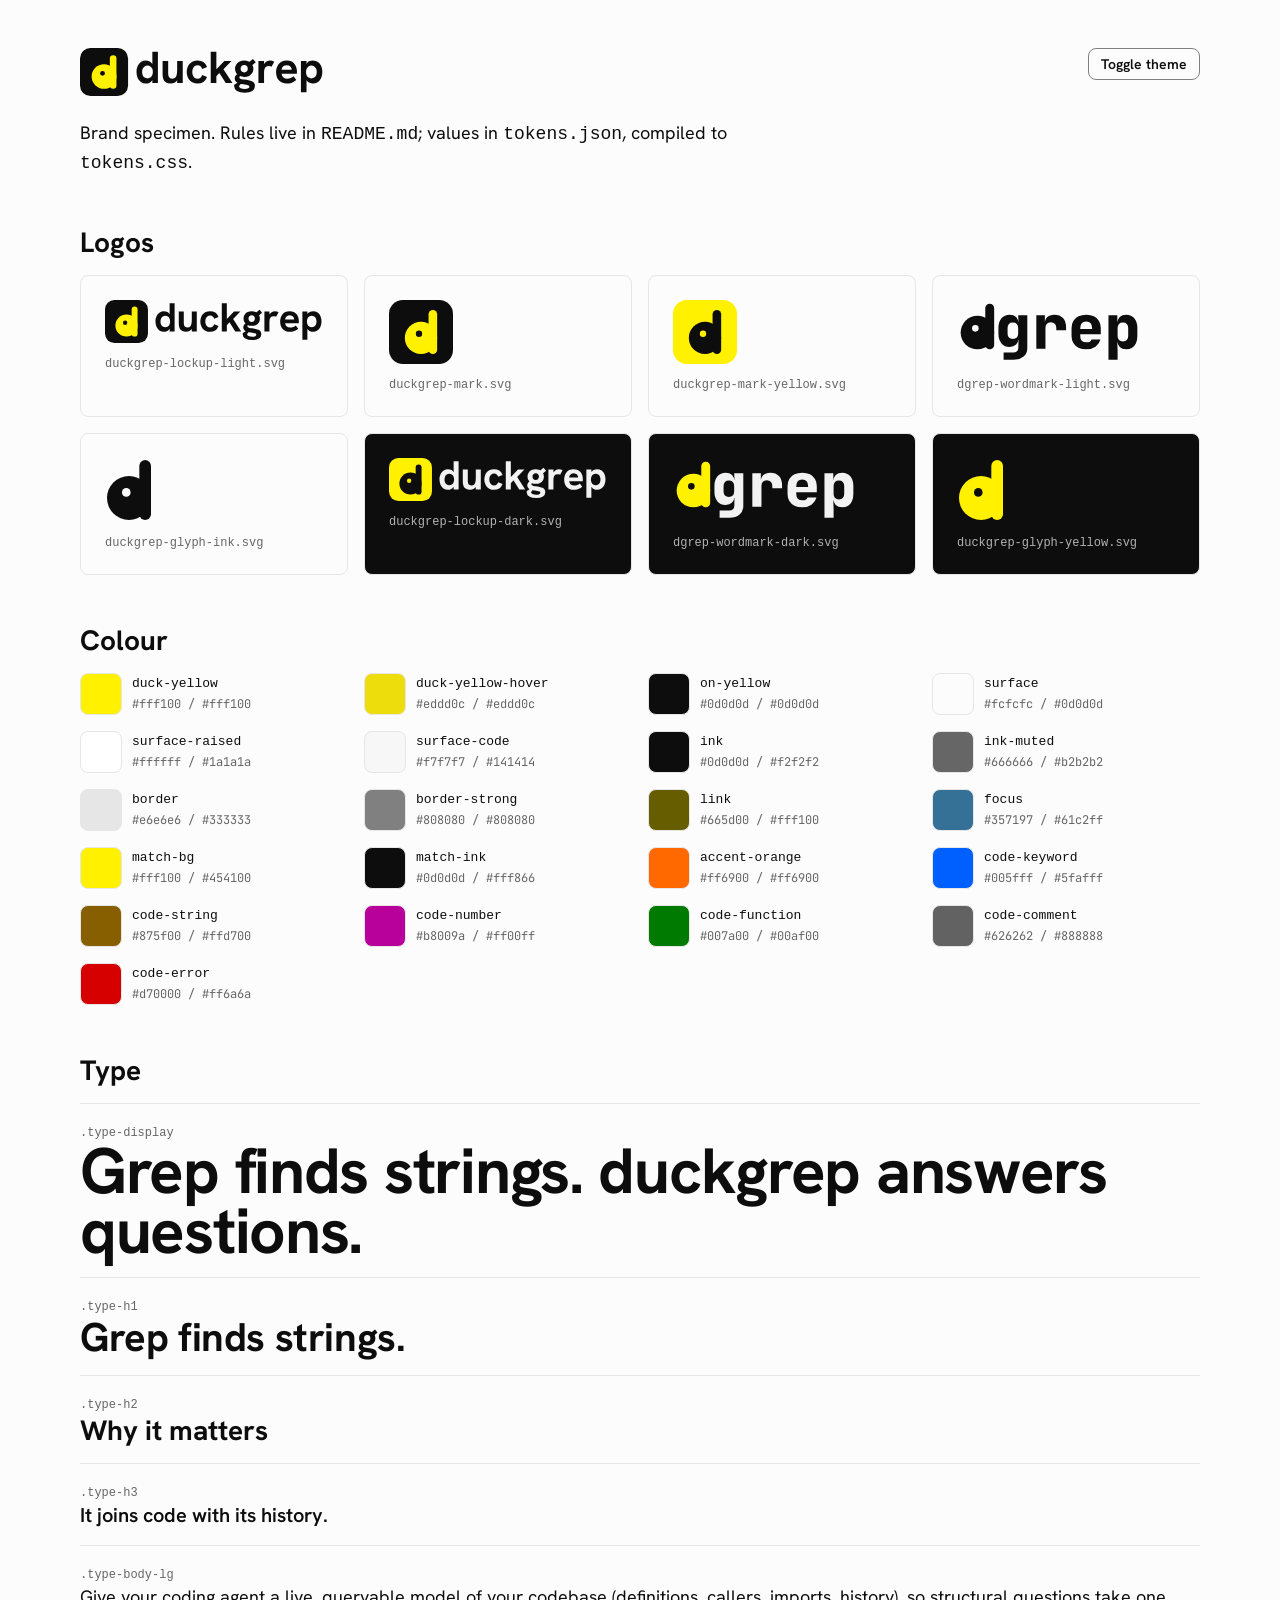
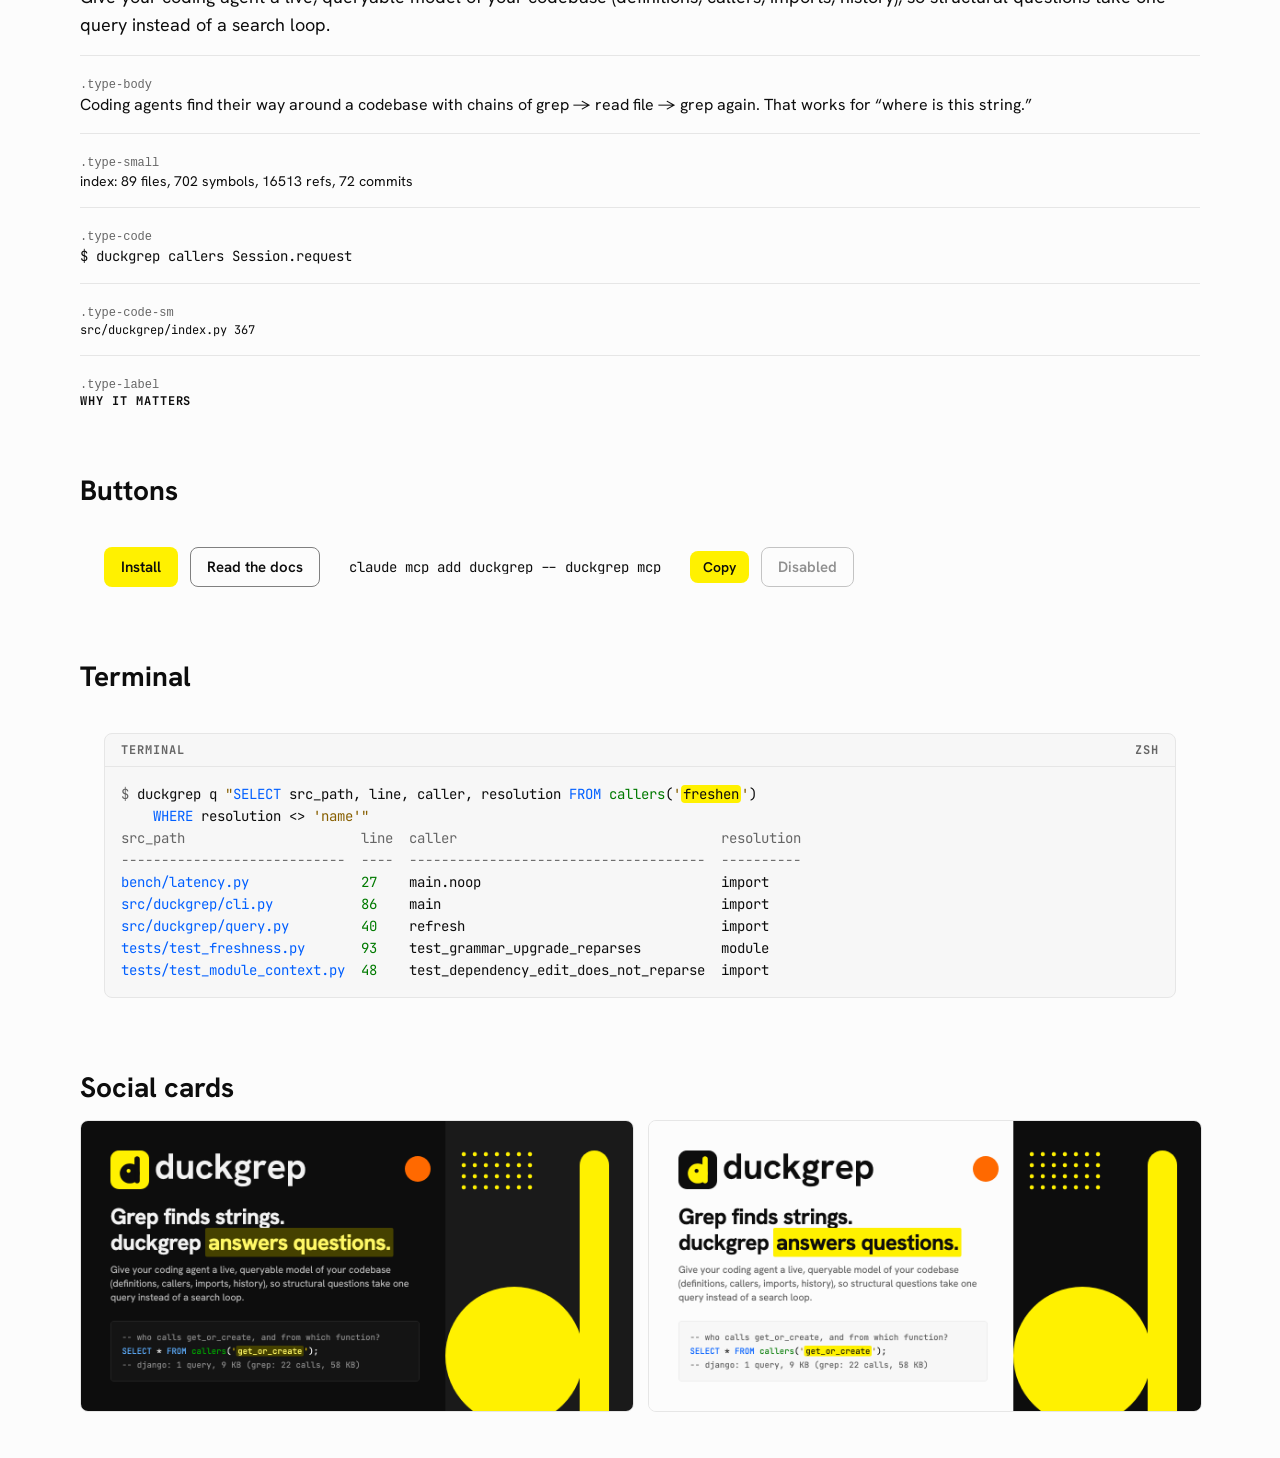
<file: brand/index.html>
<!doctype html>
<html lang="en"><head><meta charset="utf-8"><meta name="viewport" content="width=device-width,initial-scale=1">
<title>duckgrep brand</title>
<link rel="icon" href="favicons/favicon.svg" type="image/svg+xml">
<link rel="stylesheet" href="tokens.css"><link rel="stylesheet" href="components.css">
<style>
body{margin:0;background:var(--surface);color:var(--ink);font-family:var(--font-sans)}
main{max-width:1120px;margin:0 auto;padding:var(--space-6) var(--space-4)}
section{margin-top:var(--space-6)} h2{margin:0 0 var(--space-3)}
.grid{display:grid;grid-template-columns:repeat(auto-fill,minmax(240px,1fr));gap:var(--space-3)}
.sw{display:grid;grid-template-columns:40px 1fr;column-gap:12px;align-items:center;font-size:13px}
.sw .chip{grid-row:span 2;width:40px;height:40px;border-radius:var(--radius-md);border:1px solid var(--border)}
.sw span{color:var(--ink-muted);font-family:var(--font-mono);font-size:12px}
.ty{padding:var(--space-3) 0;border-top:1px solid var(--border)} .ty code{color:var(--ink-muted);font-size:12px}
figure{margin:0;padding:var(--space-4);border-radius:var(--radius-md);border:1px solid var(--border)}
figure.lt{background:#fcfcfc} figure.dk{background:#0d0d0d} figure.dk figcaption{color:#b2b2b2}
figure img{max-width:100%;height:auto;max-height:64px;display:block}
figcaption{margin-top:12px;font-size:12px;color:#666}
.social img{width:100%;border-radius:var(--radius-md);border:1px solid var(--border)}
.toggle{float:right}
</style></head>
<body><main>
<button class="dg-btn dg-btn--secondary dg-btn--sm toggle" onclick="var r=document.documentElement;r.dataset.theme=(r.dataset.theme==='dark'||(!r.dataset.theme&&matchMedia('(prefers-color-scheme: dark)').matches))?'light':'dark'">Toggle theme</button>
<img src="logos/duckgrep-lockup-light.svg" alt="duckgrep" height="48" id="lockup">
<p class="type-body-lg" style="max-width:68ch">Brand specimen. Rules live in <code>README.md</code>; values in <code>tokens.json</code>, compiled to <code>tokens.css</code>.</p>
<section><h2 class="type-h2">Logos</h2><div class="grid"><figure class="lt"><img src="logos/duckgrep-lockup-light.svg" alt="" height="64"><figcaption><code>duckgrep-lockup-light.svg</code></figcaption></figure><figure class="lt"><img src="logos/duckgrep-mark.svg" alt="" height="64"><figcaption><code>duckgrep-mark.svg</code></figcaption></figure><figure class="lt"><img src="logos/duckgrep-mark-yellow.svg" alt="" height="64"><figcaption><code>duckgrep-mark-yellow.svg</code></figcaption></figure><figure class="lt"><img src="logos/dgrep-wordmark-light.svg" alt="" height="64"><figcaption><code>dgrep-wordmark-light.svg</code></figcaption></figure><figure class="lt"><img src="logos/duckgrep-glyph-ink.svg" alt="" height="64"><figcaption><code>duckgrep-glyph-ink.svg</code></figcaption></figure><figure class="dk"><img src="logos/duckgrep-lockup-dark.svg" alt="" height="64"><figcaption><code>duckgrep-lockup-dark.svg</code></figcaption></figure><figure class="dk"><img src="logos/dgrep-wordmark-dark.svg" alt="" height="64"><figcaption><code>dgrep-wordmark-dark.svg</code></figcaption></figure><figure class="dk"><img src="logos/duckgrep-glyph-yellow.svg" alt="" height="64"><figcaption><code>duckgrep-glyph-yellow.svg</code></figcaption></figure></div></section>
<section><h2 class="type-h2">Colour</h2><div class="grid"><div class="sw"><div class="chip" style="background:var(--duck-yellow)"></div><code>duck-yellow</code><span>#fff100 / #fff100</span></div><div class="sw"><div class="chip" style="background:var(--duck-yellow-hover)"></div><code>duck-yellow-hover</code><span>#eddd0c / #eddd0c</span></div><div class="sw"><div class="chip" style="background:var(--on-yellow)"></div><code>on-yellow</code><span>#0d0d0d / #0d0d0d</span></div><div class="sw"><div class="chip" style="background:var(--surface)"></div><code>surface</code><span>#fcfcfc / #0d0d0d</span></div><div class="sw"><div class="chip" style="background:var(--surface-raised)"></div><code>surface-raised</code><span>#ffffff / #1a1a1a</span></div><div class="sw"><div class="chip" style="background:var(--surface-code)"></div><code>surface-code</code><span>#f7f7f7 / #141414</span></div><div class="sw"><div class="chip" style="background:var(--ink)"></div><code>ink</code><span>#0d0d0d / #f2f2f2</span></div><div class="sw"><div class="chip" style="background:var(--ink-muted)"></div><code>ink-muted</code><span>#666666 / #b2b2b2</span></div><div class="sw"><div class="chip" style="background:var(--border)"></div><code>border</code><span>#e6e6e6 / #333333</span></div><div class="sw"><div class="chip" style="background:var(--border-strong)"></div><code>border-strong</code><span>#808080 / #808080</span></div><div class="sw"><div class="chip" style="background:var(--link)"></div><code>link</code><span>#665d00 / #fff100</span></div><div class="sw"><div class="chip" style="background:var(--focus)"></div><code>focus</code><span>#357197 / #61c2ff</span></div><div class="sw"><div class="chip" style="background:var(--match-bg)"></div><code>match-bg</code><span>#fff100 / #454100</span></div><div class="sw"><div class="chip" style="background:var(--match-ink)"></div><code>match-ink</code><span>#0d0d0d / #fff866</span></div><div class="sw"><div class="chip" style="background:var(--accent-orange)"></div><code>accent-orange</code><span>#ff6900 / #ff6900</span></div><div class="sw"><div class="chip" style="background:var(--code-keyword)"></div><code>code-keyword</code><span>#005fff / #5fafff</span></div><div class="sw"><div class="chip" style="background:var(--code-string)"></div><code>code-string</code><span>#875f00 / #ffd700</span></div><div class="sw"><div class="chip" style="background:var(--code-number)"></div><code>code-number</code><span>#b8009a / #ff00ff</span></div><div class="sw"><div class="chip" style="background:var(--code-function)"></div><code>code-function</code><span>#007a00 / #00af00</span></div><div class="sw"><div class="chip" style="background:var(--code-comment)"></div><code>code-comment</code><span>#626262 / #888888</span></div><div class="sw"><div class="chip" style="background:var(--code-error)"></div><code>code-error</code><span>#d70000 / #ff6a6a</span></div></div></section>
<section><h2 class="type-h2">Type</h2><div class="ty"><code>.type-display</code><div class="type-display">Grep finds strings. duckgrep answers questions.</div></div><div class="ty"><code>.type-h1</code><div class="type-h1">Grep finds strings.</div></div><div class="ty"><code>.type-h2</code><div class="type-h2">Why it matters</div></div><div class="ty"><code>.type-h3</code><div class="type-h3">It joins code with its history.</div></div><div class="ty"><code>.type-body-lg</code><div class="type-body-lg">Give your coding agent a live, queryable model of your codebase (definitions, callers, imports, history), so structural questions take one query instead of a search loop.</div></div><div class="ty"><code>.type-body</code><div class="type-body">Coding agents find their way around a codebase with chains of grep → read file → grep again. That works for “where is this string.”</div></div><div class="ty"><code>.type-small</code><div class="type-small">index: 89 files, 702 symbols, 16513 refs, 72 commits</div></div><div class="ty"><code>.type-code</code><div class="type-code">$ duckgrep callers Session.request</div></div><div class="ty"><code>.type-code-sm</code><div class="type-code-sm">src/duckgrep/index.py  367</div></div><div class="ty"><code>.type-label</code><div class="type-label">WHY IT MATTERS</div></div></section>
<section><h2 class="type-h2">Buttons</h2><div style="display:flex;flex-wrap:wrap;gap:12px;align-items:center;padding:24px;background:var(--surface);font-family:var(--font-sans)">
  <a class="dg-btn dg-btn--primary" href="#">Install</a>
  <a class="dg-btn dg-btn--secondary" href="#">Read the docs</a>
  <button class="dg-btn dg-btn--ghost"><code>claude mcp add duckgrep -- duckgrep mcp</code></button>
  <button class="dg-btn dg-btn--primary dg-btn--sm">Copy</button>
  <button class="dg-btn dg-btn--secondary" disabled>Disabled</button>
</div>
</section>
<section><h2 class="type-h2">Terminal</h2><div style="padding:24px;background:var(--surface)">
<pre class="dg-term"><div class="dg-term__bar"><span>terminal</span><span>zsh</span></div><span class="prompt">$</span> duckgrep q <span class="str">"</span><span class="kw">SELECT</span> src_path, line, caller, resolution <span class="kw">FROM</span> <span class="fn">callers</span>(<span class="str">'</span><span class="dg-match">freshen</span><span class="str">'</span>)
    <span class="kw">WHERE</span> resolution &lt;&gt; <span class="str">'name'"</span>
<span class="ctx">src_path                      line  caller                                 resolution
----------------------------  ----  -------------------------------------  ----------</span>
<span class="path">bench/latency.py</span>              <span class="ln">27</span>    main.noop                              import
<span class="path">src/duckgrep/cli.py</span>           <span class="ln">86</span>    main                                   import
<span class="path">src/duckgrep/query.py</span>         <span class="ln">40</span>    refresh                                import
<span class="path">tests/test_freshness.py</span>       <span class="ln">93</span>    test_grammar_upgrade_reparses          module
<span class="path">tests/test_module_context.py</span>  <span class="ln">48</span>    test_dependency_edit_does_not_reparse  import</pre>
</div>
</section>
<section class="social"><h2 class="type-h2">Social cards</h2><div class="grid" style="grid-template-columns:1fr 1fr"><img src="social/og-image-dark.png" alt=""><img src="social/og-image-light.png" alt=""></div></section>
</main>
<script>
var q=matchMedia('(prefers-color-scheme: dark)'),r=document.documentElement,l=document.getElementById('lockup');
function sync(){var d=r.dataset.theme==='dark'||(!r.dataset.theme&&q.matches);l.src='logos/duckgrep-lockup-'+(d?'dark':'light')+'.svg'}
new MutationObserver(sync).observe(r,{attributes:true});q.addEventListener('change',sync);sync();
</script>
</body></html>
</file>
<file: brand/tokens.css>
/* Generated from tokens.json by tools/tokens_to_css.py. Do not edit by hand. */
@import url("https://fonts.googleapis.com/css2?family=Hanken+Grotesk:wght@400;600;700&family=JetBrains+Mono:wght@400;700;800&display=swap");

:root {
  --duck-yellow: #fff100;
  --duck-yellow-hover: #eddd0c;
  --on-yellow: #0d0d0d;
  --surface: #fcfcfc;
  --surface-raised: #ffffff;
  --surface-code: #f7f7f7;
  --ink: #0d0d0d;
  --ink-muted: #666666;
  --border: #e6e6e6;
  --border-strong: #808080;
  --link: #665d00;
  --focus: #357197;
  --match-bg: #fff100;
  --match-ink: #0d0d0d;
  --accent-orange: #ff6900;
  --code-keyword: #005fff;
  --code-string: #875f00;
  --code-number: #b8009a;
  --code-function: #007a00;
  --code-comment: #626262;
  --code-error: #d70000;
  --space-1: 4px;
  --space-2: 8px;
  --space-3: 16px;
  --space-4: 24px;
  --space-5: 32px;
  --space-6: 48px;
  --space-7: 96px;
  --radius-sm: 4px;
  --radius-md: 8px;
  --radius-lg: 16px;
  --radius-pill: 999px;
  --font-sans: "Hanken Grotesk", "Helvetica Neue", Arial, sans-serif;
  --font-mono: "JetBrains Mono", ui-monospace, Menlo, Consolas, monospace;
  color-scheme: light dark;
}

@media (prefers-color-scheme: dark) {
  :root:not([data-theme="light"]) {
    --duck-yellow: #fff100;
    --duck-yellow-hover: #eddd0c;
    --on-yellow: #0d0d0d;
    --surface: #0d0d0d;
    --surface-raised: #1a1a1a;
    --surface-code: #141414;
    --ink: #f2f2f2;
    --ink-muted: #b2b2b2;
    --border: #333333;
    --border-strong: #808080;
    --link: #fff100;
    --focus: #61c2ff;
    --match-bg: #454100;
    --match-ink: #fff866;
    --accent-orange: #ff6900;
    --code-keyword: #5fafff;
    --code-string: #ffd700;
    --code-number: #ff00ff;
    --code-function: #00af00;
    --code-comment: #888888;
    --code-error: #ff6a6a;
  }
}

:root[data-theme="light"] {
  color-scheme: light;
}

:root[data-theme="dark"] {
  --duck-yellow: #fff100;
  --duck-yellow-hover: #eddd0c;
  --on-yellow: #0d0d0d;
  --surface: #0d0d0d;
  --surface-raised: #1a1a1a;
  --surface-code: #141414;
  --ink: #f2f2f2;
  --ink-muted: #b2b2b2;
  --border: #333333;
  --border-strong: #808080;
  --link: #fff100;
  --focus: #61c2ff;
  --match-bg: #454100;
  --match-ink: #fff866;
  --accent-orange: #ff6900;
  --code-keyword: #5fafff;
  --code-string: #ffd700;
  --code-number: #ff00ff;
  --code-function: #00af00;
  --code-comment: #888888;
  --code-error: #ff6a6a;
  color-scheme: dark;
}

.type-display { font-family: var(--font-sans); font-size: 64px; line-height: 60px; font-weight: 700; letter-spacing: -0.02em; }
.type-h1 { font-family: var(--font-sans); font-size: 40px; line-height: 44px; font-weight: 700; letter-spacing: -0.01em; }
.type-h2 { font-family: var(--font-sans); font-size: 28px; line-height: 34px; font-weight: 700; }
.type-h3 { font-family: var(--font-sans); font-size: 20px; line-height: 28px; font-weight: 600; }
.type-body-lg { font-family: var(--font-sans); font-size: 18px; line-height: 28px; font-weight: 400; }
.type-body { font-family: var(--font-sans); font-size: 16px; line-height: 24px; font-weight: 400; }
.type-small { font-family: var(--font-sans); font-size: 14px; line-height: 20px; font-weight: 400; }
.type-code { font-family: var(--font-mono); font-size: 14px; line-height: 22px; font-weight: 400; }
.type-code-sm { font-family: var(--font-mono); font-size: 12px; line-height: 18px; font-weight: 400; }
.type-label { font-family: var(--font-mono); font-size: 12px; line-height: 16px; font-weight: 700; letter-spacing: 0.08em; text-transform: uppercase; }
</file>
<file: brand/components.css>
/* Button — primary (yellow), secondary (outlined), ghost */
.dg-btn{box-sizing:border-box;display:inline-flex;align-items:center;gap:var(--space-2);height:40px;max-width:100%;padding:0 var(--space-3);border-radius:var(--radius-md);border:1px solid transparent;font:600 15px/1 var(--font-sans);cursor:pointer;text-decoration:none;white-space:nowrap}
.dg-btn:focus-visible{outline:2px solid var(--focus);outline-offset:2px}
.dg-btn--primary{background:var(--duck-yellow);color:var(--on-yellow)}
.dg-btn--primary:not([disabled]):hover{background:var(--duck-yellow-hover)}
.dg-btn--secondary{background:transparent;color:var(--ink);border-color:var(--border-strong)}
.dg-btn--secondary:not([disabled]):hover{background:var(--surface-raised);border-color:var(--ink)}
.dg-btn--ghost{background:transparent;color:var(--ink)}
.dg-btn--ghost:not([disabled]):hover{background:var(--surface-code)}
.dg-btn--sm{height:32px;padding:0 12px;font-size:14px}
.dg-btn[disabled]{opacity:.45;cursor:not-allowed}
.dg-btn code{font:400 14px/1 var(--font-mono);min-width:0;overflow:hidden;text-overflow:ellipsis}

/* Terminal — command + dgrep output */
.dg-term{background:var(--surface-code);color:var(--ink);border:1px solid var(--border);border-radius:var(--radius-md);padding:var(--space-3);font:400 14px/22px var(--font-mono);overflow-x:auto;margin:0;font-variant-ligatures:none}
.dg-term__bar{display:flex;align-items:center;justify-content:space-between;margin:calc(-1*var(--space-3)) calc(-1*var(--space-3)) var(--space-3);padding:var(--space-2) var(--space-3);border-bottom:1px solid var(--border);font:700 12px/16px var(--font-mono);letter-spacing:.08em;text-transform:uppercase;color:var(--ink-muted)}
.dg-term .prompt,.dg-term .comment{color:var(--code-comment)}
.dg-term .path,.dg-term .kw{color:var(--code-keyword)}
.dg-term .ln,.dg-term .fn{color:var(--code-function)}
.dg-term .str{color:var(--code-string)}
.dg-term .num{color:var(--code-number)}
.dg-term .err{color:var(--code-error)}
.dg-term .ctx{color:var(--ink-muted)}
.dg-match{background:var(--match-bg);color:var(--match-ink);border-radius:var(--radius-sm);padding:0 2px}
</file>
